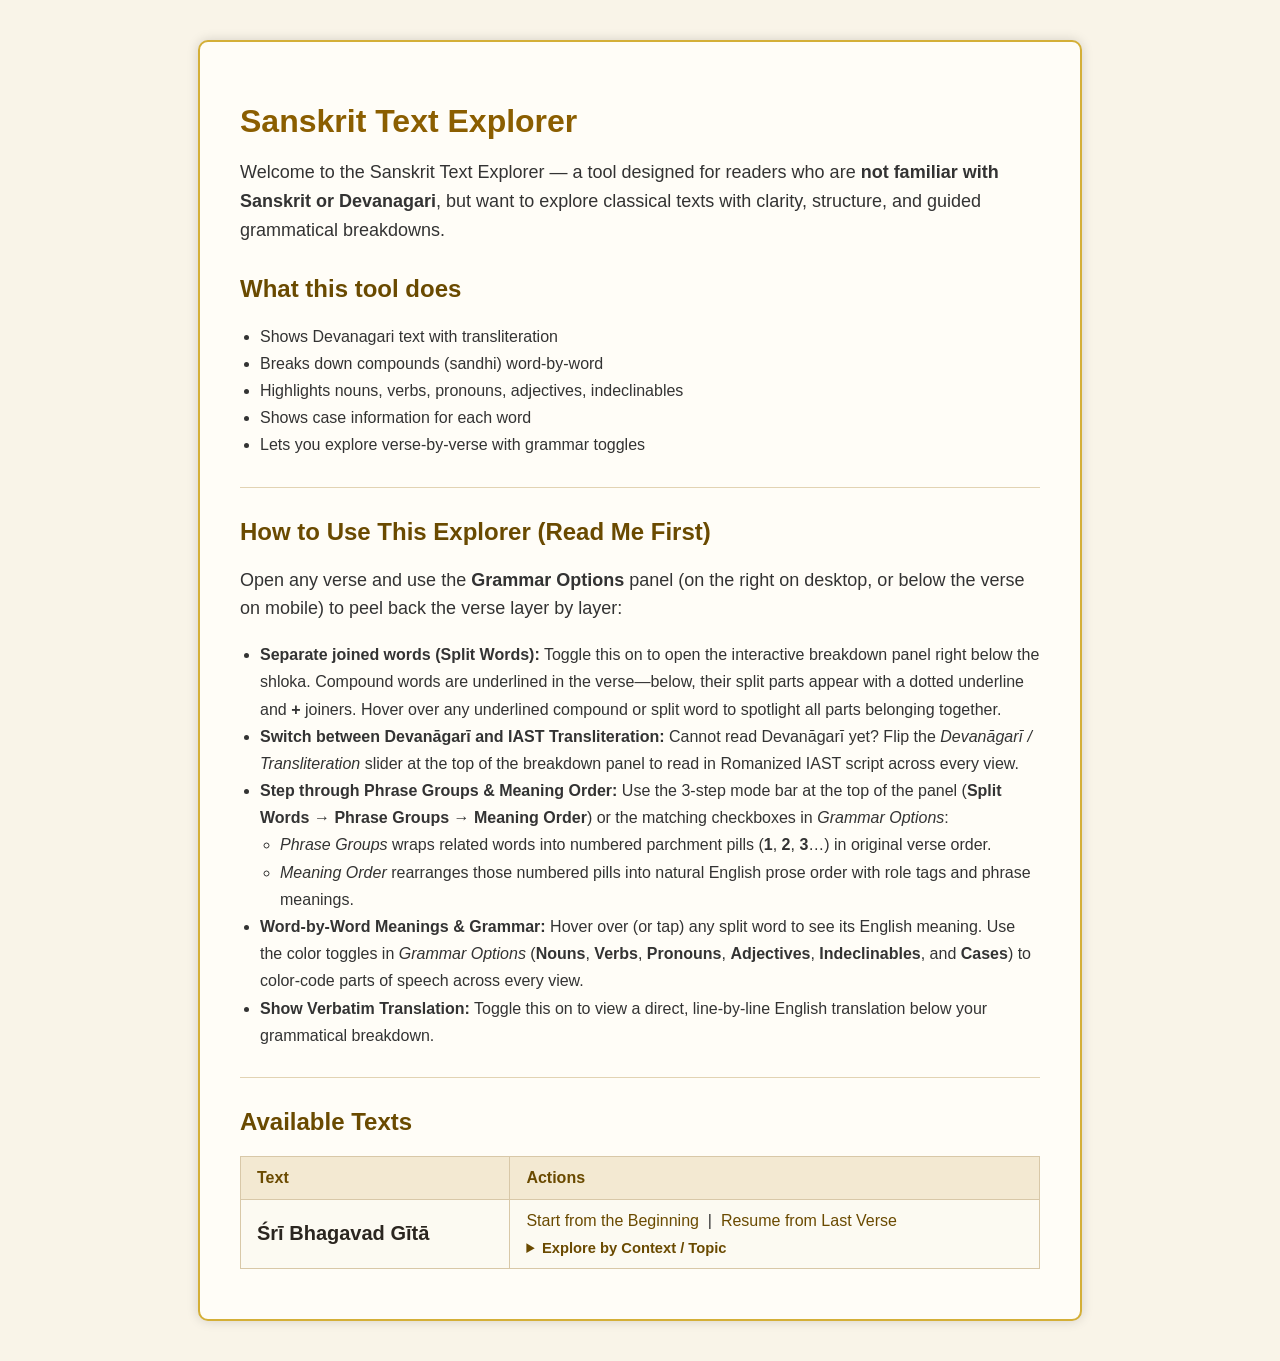
<file: index.html>
<!DOCTYPE html>
<html lang="en">
<head>
  <meta charset="UTF-8">
  <meta name="viewport" content="width=device-width, initial-scale=1.0">
  <title>Sanskrit Text Explorer</title>

  <!-- Landing page stylesheet -->
  <link rel="stylesheet" href="css/landing.css">

  <style>
    .texts-table {
      width: 100%;
      border-collapse: collapse;
      margin-top: 12px;
      margin-bottom: 10px;
      background-color: #fcfaf2;
    }

    .texts-table th,
    .texts-table td {
      border: 1px solid #d8c8a8;
      padding: 12px 16px;
      text-align: left;
    }

    .texts-table th {
      background-color: #f3e9d2;
      color: #6a4a00;
      font-weight: 600;
    }

    .texts-table .text-title {
      font-weight: 600;
      color: #2b2620;
    }

    .texts-table a {
      color: #6a4a00;
      text-decoration: none;
      font-weight: 500;
    }

    .texts-table a:hover {
      text-decoration: underline;
    }
	
	    @media (max-width: 768px) {
      #landing-container {
        padding: 16px !important;
        margin: 10px !important;
        width: auto !important;
      }

      .texts-table th,
      .texts-table td {
        padding: 10px 12px;
        font-size: 0.95rem;
      }
    }
  </style>
</head>

<body>

  <div id="landing-container">

    <h1>Sanskrit Text Explorer</h1>

    <p>
      Welcome to the Sanskrit Text Explorer — a tool designed for readers who are 
      <strong>not familiar with Sanskrit or Devanagari</strong>, but want to explore classical texts 
      with clarity, structure, and guided grammatical breakdowns.
    </p>

    <h2>What this tool does</h2>
    <ul>
      <li>Shows Devanagari text with transliteration</li>
      <li>Breaks down compounds (sandhi) word-by-word</li>
      <li>Highlights nouns, verbs, pronouns, adjectives, indeclinables</li>
      <li>Shows case information for each word</li>
      <li>Lets you explore verse-by-verse with grammar toggles</li>
    </ul>

    <hr style="border: 0; border-top: 1px solid #e2d3b3; margin: 28px 0 22px;">

    <h2>How to Use This Explorer (Read Me First)</h2>
    <p>
      Open any verse and use the <strong>Grammar Options</strong> panel (on the right on desktop, or below the verse on mobile) to peel back the verse layer by layer:
    </p>
    <ul class="how-to-list">
      <li>
        <strong>Separate joined words (Split Words):</strong> Toggle this on to open the interactive breakdown panel right below the shloka. Compound words are underlined in the verse—below, their split parts appear with a dotted underline and <strong>+</strong> joiners. Hover over any underlined compound or split word to spotlight all parts belonging together.
      </li>
      <li>
        <strong>Switch between Devanāgarī and IAST Transliteration:</strong> Cannot read Devanāgarī yet? Flip the <em>Devanāgarī / Transliteration</em> slider at the top of the breakdown panel to read in Romanized IAST script across every view.
      </li>
      <li>
        <strong>Step through Phrase Groups &amp; Meaning Order:</strong> Use the 3-step mode bar at the top of the panel (<strong>Split Words</strong> &rarr; <strong>Phrase Groups</strong> &rarr; <strong>Meaning Order</strong>) or the matching checkboxes in <em>Grammar Options</em>:
        <ul>
          <li><em>Phrase Groups</em> wraps related words into numbered parchment pills (<strong>1</strong>, <strong>2</strong>, <strong>3</strong>&hellip;) in original verse order.</li>
          <li><em>Meaning Order</em> rearranges those numbered pills into natural English prose order with role tags and phrase meanings.</li>
        </ul>
      </li>
      <li>
        <strong>Word-by-Word Meanings &amp; Grammar:</strong> Hover over (or tap) any split word to see its English meaning. Use the color toggles in <em>Grammar Options</em> (<strong>Nouns</strong>, <strong>Verbs</strong>, <strong>Pronouns</strong>, <strong>Adjectives</strong>, <strong>Indeclinables</strong>, and <strong>Cases</strong>) to color-code parts of speech across every view.
      </li>
      <li>
        <strong>Show Verbatim Translation:</strong> Toggle this on to view a direct, line-by-line English translation below your grammatical breakdown.
      </li>
    </ul>

    <hr style="border: 0; border-top: 1px solid #e2d3b3; margin: 28px 0 22px;">

    <h2>Available Texts</h2>

    <table class="texts-table">
      <thead>
        <tr>
          <th>Text</th>
          <th>Actions</th>
        </tr>
      </thead>
      <tbody>
        <tr>
          <td class="text-title">Śrī Bhagavad Gītā</td>
          <td>
            <a href="gita/index_gita.html"
               onclick="localStorage.removeItem('currentVerseIndex'); localStorage.removeItem('currentChapter');">
              Start from the Beginning
            </a>
            &nbsp;|&nbsp;
            <a href="gita/index_gita.html">
              Resume from Last Verse
            </a>

            <details style="margin-top: 10px;">
              <summary style="cursor: pointer; color: #6a4a00; font-weight: 600; font-size: 0.92rem;">
                Explore by Context / Topic
              </summary>
              <div style="margin-top: 8px; font-size: 0.9rem; line-height: 1.65;">
                <strong>Chapter 1:</strong>
                <a href="gita/index_gita.html?ch=1&v=1">1.1–1.3 Opening &amp; Setting</a> &bull;
                <a href="gita/index_gita.html?ch=1&v=4">1.4–1.20 Warriors &amp; Conches</a> &bull;
                <a href="gita/index_gita.html?ch=1&v=21">1.21–1.25 Chariot Inspection</a> &bull;
                <a href="gita/index_gita.html?ch=1&v=26">1.26–1.47 Arjuna's Dilemma</a>
                <br>
                <strong>Chapter 2:</strong>
                <a href="gita/index_gita.html?ch=2&v=1">2.1–2.10 Arjuna's Surrender</a> &bull;
                <a href="gita/index_gita.html?ch=2&v=11">2.11–2.30 Immortality of the Self</a> &bull;
                <a href="gita/index_gita.html?ch=2&v=31">2.31–2.38 Warrior's Duty</a> &bull;
                <a href="gita/index_gita.html?ch=2&v=39">2.39–2.53 Karma Yoga</a> &bull;
                <a href="gita/index_gita.html?ch=2&v=54">2.54–2.72 Steady Wisdom</a>
              </div>
            </details>
          </td>
        </tr>

        <!-- Future texts -->
        <!--
        <tr>
          <td class="text-title">Upanishads</td>
          <td><a href="upanishads/index_upanishads.html">Explore Text</a></td>
        </tr>
        <tr>
          <td class="text-title">Yoga Sutras</td>
          <td><a href="yogasutra/index_yogasūtra.html">Explore Text</a></td>
        </tr>
        -->
      </tbody>
    </table>

  </div>

</body>
</html>
</file>
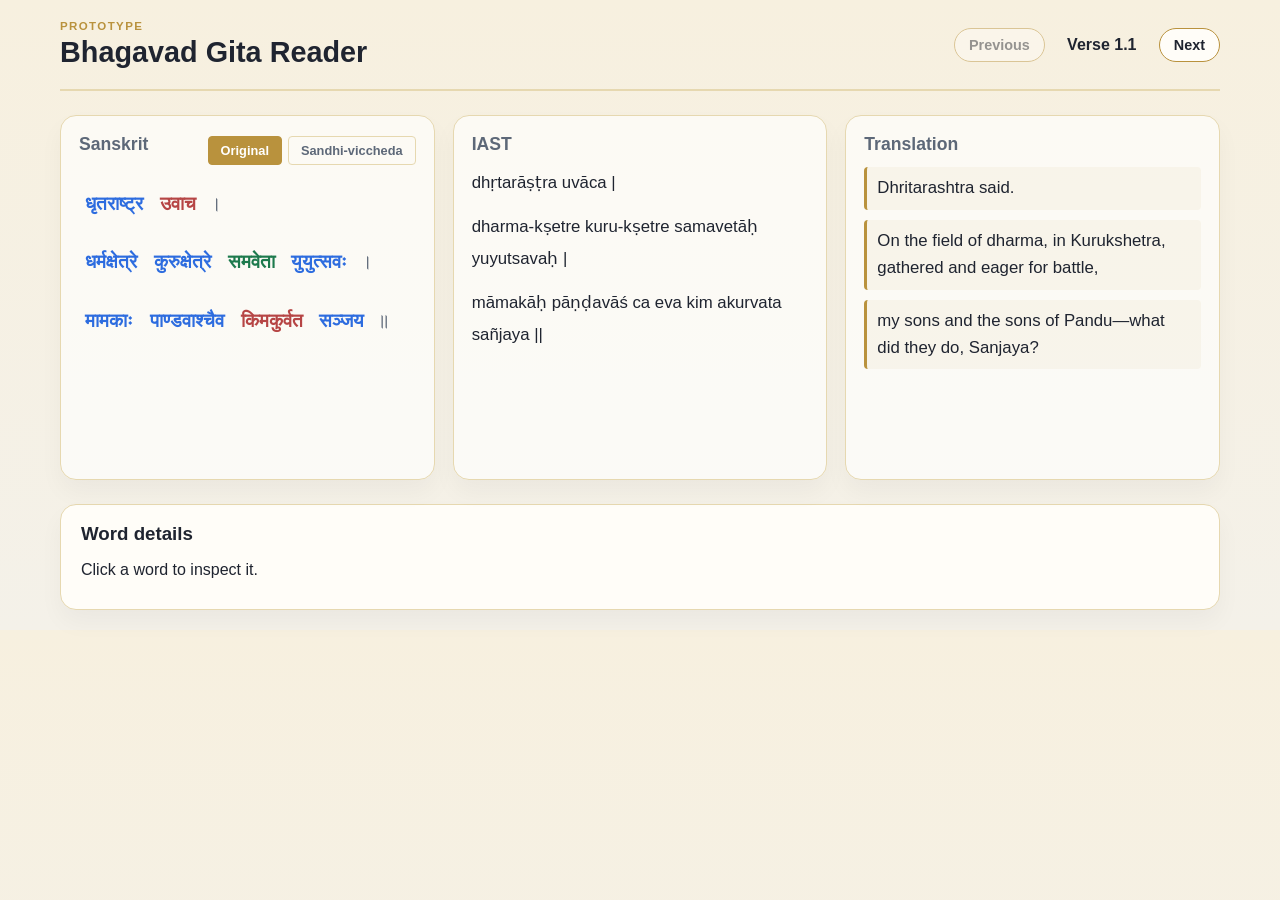
<file: prototype-five-verse.html>
<!DOCTYPE html>
<html lang="en">
  <head>
    <meta charset="UTF-8" />
    <meta name="viewport" content="width=device-width, initial-scale=1.0" />
    <title>BG Sanskrit Prototype</title>
    <link rel="stylesheet" href="prototype-five-verse.css" />
  </head>
  <body>
    <div class="prototype-shell">
      <header class="topbar">
        <div>
          <p class="eyebrow">Prototype</p>
          <h1>Bhagavad Gita Reader</h1>
        </div>
        <div class="nav-controls">
          <button id="prevBtn" type="button">Previous</button>
          <span id="verseLabel">Verse 1.1</span>
          <button id="nextBtn" type="button">Next</button>
        </div>
      </header>

      <main class="verse-grid">
        <section class="verse-block">
          <div class="block-header">
            <h2>Sanskrit</h2>
            <div class="toggle-group">
              <button class="toggle-btn active" data-mode="original">Original</button>
              <button class="toggle-btn" data-mode="sandhi">Sandhi-viccheda</button>
            </div>
          </div>
          <div id="sanskritBlock" class="block-content sanskrit-block"></div>
        </section>

        <section class="verse-block">
          <h2>IAST</h2>
          <div id="iastBlock" class="block-content"></div>
        </section>

        <section class="verse-block">
          <h2>Translation</h2>
          <div id="translationBlock" class="block-content"></div>
        </section>
      </main>

      <aside id="detailPanel" class="detail-panel">
        <h3>Word details</h3>
        <p>Click a word to inspect it.</p>
      </aside>
    </div>

    <script src="prototype-five-verse.js"></script>
  </body>
</html>
</file>
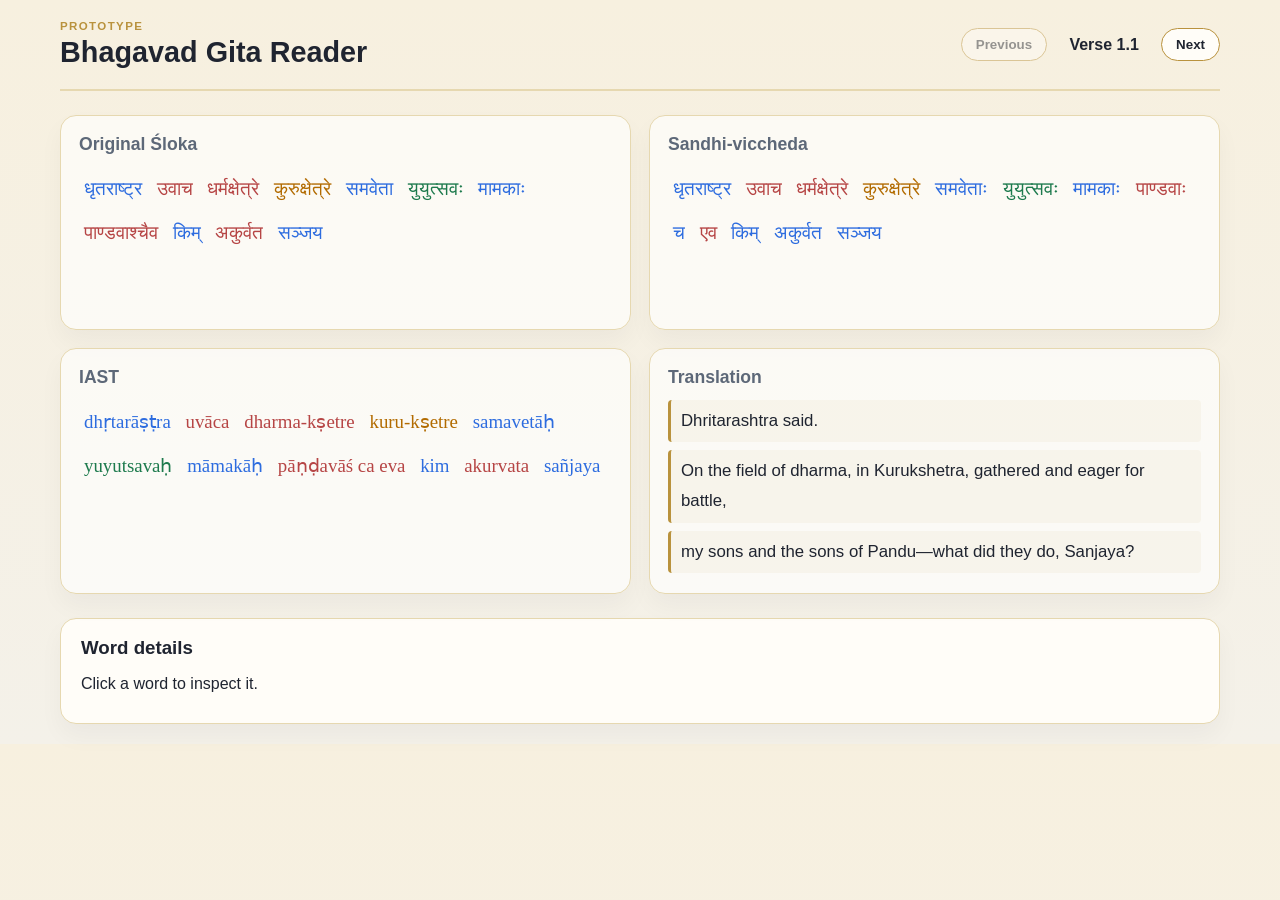
<file: prototype-two-verse.html>
<!DOCTYPE html>
<html lang="en">
  <head>
    <meta charset="UTF-8" />
    <meta name="viewport" content="width=device-width, initial-scale=1.0" />
    <title>BG Sanskrit Prototype</title>
    <link rel="stylesheet" href="prototype-two-verse.css" />
  </head>
  <body>
    <div class="prototype-shell">
      <header class="topbar">
        <div>
          <p class="eyebrow">Prototype</p>
          <h1>Bhagavad Gita Reader</h1>
        </div>
        <div class="nav-controls">
          <button id="prevBtn" type="button">Previous</button>
          <span id="verseLabel">Verse 1.1</span>
          <button id="nextBtn" type="button">Next</button>
        </div>
      </header>

      <main class="verse-grid">
        <section class="verse-block">
          <h2>Original Śloka</h2>
          <div id="originalBlock" class="block-content"></div>
        </section>

        <section class="verse-block">
          <h2>Sandhi-viccheda</h2>
          <div id="sandhiBlock" class="block-content"></div>
        </section>

        <section class="verse-block">
          <h2>IAST</h2>
          <div id="iastBlock" class="block-content"></div>
        </section>

        <section class="verse-block">
          <h2>Translation</h2>
          <div id="translationBlock" class="block-content"></div>
        </section>
      </main>

      <aside id="detailPanel" class="detail-panel">
        <h3>Word details</h3>
        <p>Click a word to inspect it.</p>
      </aside>
    </div>

    <script src="prototype-two-verse.js"></script>
  </body>
</html>
</file>
<file: css/landing.css>
/* --------------------------------------------- */
/* LANDING PAGE — Sanskrit Explorer               */
/* --------------------------------------------- */

body {
  font-family: "Segoe UI", sans-serif;
  background: #f9f4e8; /* parchment tone */
  margin: 0;
  padding: 0;
  color: #333;
}

/* Centered container */
#landing-container {
  max-width: 800px;
  margin: 40px auto;
  padding: 40px;
  background: #fffdf7;
  border: 2px solid #d4af37; /* gold border */
  border-radius: 10px;
  box-shadow: 0 0 12px rgba(0,0,0,0.15);
}

/* Headings */
h1 {
  font-size: 32px;
  margin-bottom: 10px;
  color: #8b5e00; /* deep gold-brown */
}

h2 {
  margin-top: 30px;
  color: #6a4a00;
}

/* Paragraphs */
p {
  line-height: 1.6;
  font-size: 18px;
}

/* List styling */
ul {
  padding-left: 20px;
  line-height: 1.7;
}

/* --------------------------------------------- */
/* TEXT ENTRY (Śrī Bhagavad Gītā line)           */
/* --------------------------------------------- */

.text-entry {
  margin-top: 20px;
  font-size: 18px;
  line-height: 1.8;
}

.text-title {
  font-weight: 600;
  color: #6a4a00; /* deep gold-brown */
  font-size: 20px;
}

.text-actions {
  margin-left: 8px;
  font-size: 18px;
}

.text-actions a {
  color: #333;
  text-decoration: none;
  font-weight: 500;
  margin: 0 6px;
}

.text-actions a:hover {
  text-decoration: underline;
}

/* Resume info text */
.resume-info {
  margin-top: 6px;
  color: #555;
  font-style: italic;
  font-size: 16px;
}
</file>
<file: prototype-five-verse.css>
:root {
  --bg: #f8f4ea;
  --panel: #fffdf8;
  --ink: #1f2430;
  --muted: #5d6878;
  --gold: #b9923d;
  --blue: #2d6cdf;
  --red: #b64545;
  --green: #1d7a4d;
  --purple: #7a5ab5;
  --border: #e6d8b0;
}

* {
  box-sizing: border-box;
}

body {
  margin: 0;
  font-family: "Segoe UI", sans-serif;
  background: linear-gradient(180deg, #f7f0df 0%, #f4f1e9 100%);
  color: var(--ink);
}

.prototype-shell {
  max-width: 1200px;
  margin: 0 auto;
  padding: 20px;
}

.topbar {
  display: flex;
  justify-content: space-between;
  align-items: center;
  gap: 20px;
  padding-bottom: 20px;
  border-bottom: 2px solid var(--border);
  margin-bottom: 24px;
}

.eyebrow {
  margin: 0;
  font-size: 0.72rem;
  letter-spacing: 0.12em;
  text-transform: uppercase;
  color: var(--gold);
  font-weight: 700;
}

h1 {
  margin: 4px 0 0;
  font-size: clamp(1.8rem, 2vw, 2.6rem);
}

.nav-controls {
  display: flex;
  align-items: center;
  gap: 12px;
  flex-wrap: wrap;
}

button {
  border: 1px solid var(--gold);
  background: var(--panel);
  color: var(--ink);
  padding: 8px 14px;
  border-radius: 999px;
  cursor: pointer;
  font-weight: 600;
  font-size: 0.9rem;
}

button:hover {
  background: #f2e6bf;
}

button:disabled {
  opacity: 0.45;
  cursor: not-allowed;
}

#verseLabel {
  min-width: 90px;
  text-align: center;
  font-weight: 700;
}

.verse-grid {
  display: grid;
  grid-template-columns: repeat(auto-fit, minmax(300px, 1fr));
  gap: 18px;
}

.verse-block {
  background: rgba(255, 255, 255, 0.66);
  border: 1px solid var(--border);
  border-radius: 16px;
  padding: 18px;
  box-shadow: 0 12px 24px rgba(31, 36, 48, 0.04);
  display: flex;
  flex-direction: column;
  min-height: 330px;
}

.block-header {
  display: flex;
  justify-content: space-between;
  align-items: center;
  margin-bottom: 14px;
  flex-shrink: 0;
}

.block-header h2 {
  margin: 0;
  font-size: 1.1rem;
  color: var(--muted);
}

.toggle-group {
  display: flex;
  gap: 6px;
}

.toggle-btn {
  padding: 6px 12px;
  font-size: 0.8rem;
  border: 1px solid var(--border);
  background: transparent;
  color: var(--muted);
  border-radius: 4px;
  cursor: pointer;
  transition: all 0.2s ease;
}

.toggle-btn.active {
  background: var(--gold);
  color: white;
  border-color: var(--gold);
}

.toggle-btn:hover {
  background: rgba(185, 146, 61, 0.2);
}

.verse-block h2 {
  margin: 0 0 12px;
  font-size: 1.1rem;
  color: var(--muted);
  flex-shrink: 0;
}

.block-content {
  line-height: 1.9;
  font-size: 1.05rem;
  min-height: 200px;
  white-space: normal;
  flex: 1;
  overflow-y: auto;
}

.sanskrit-block {
  font-family: "Noto Serif Devanagari", "Nirmala UI", serif;
  font-size: 1.2rem;
  min-height: 280px;
  height: 280px;
  overflow-y: auto;
}

#iastBlock {
  font-family: "Segoe UI", sans-serif;
  font-size: 1.05rem;
}

.verse-line {
  margin-bottom: 12px;
  display: block;
}

.word {
  display: inline-block;
  border: 1px solid transparent;
  background: transparent;
  border-radius: 6px;
  padding: 2px 4px;
  margin: 2px 1px;
  font: inherit;
  color: inherit;
  cursor: pointer;
  transition: all 0.15s ease;
}

.word:hover {
  border-color: rgba(185, 146, 61, 0.5);
  background: rgba(185, 146, 61, 0.08);
}

.word.is-selected {
  background: rgba(45, 108, 223, 0.12);
  border-color: rgba(45, 108, 223, 0.5);
  box-shadow: inset 0 0 0 1px rgba(45, 108, 223, 0.2);
}

.word[data-type="noun"] { color: var(--blue); font-weight: 600; }
.word[data-type="verb"] { color: var(--red); font-weight: 600; }
.word[data-type="adjective"] { color: var(--green); font-weight: 600; }
.word[data-type="pronoun"] { color: var(--purple); font-weight: 600; }
.word[data-type="indeclinable"] { color: #b26b00; font-weight: 600; }

.danda {
  display: inline-block;
  margin: 0 2px;
  color: var(--muted);
}

.translation-line {
  margin: 0 0 10px;
  display: block;
  padding: 8px 10px;
  border-left: 3px solid var(--gold);
  background: rgba(185, 146, 61, 0.06);
  border-radius: 4px;
  cursor: pointer;
  line-height: 1.6;
}

.translation-line.is-selected {
  border-left-color: var(--blue);
  background: rgba(45, 108, 223, 0.12);
}

.translation-line:hover {
  background: rgba(185, 146, 61, 0.12);
}

.detail-panel {
  margin-top: 24px;
  background: var(--panel);
  border: 1px solid var(--border);
  border-radius: 16px;
  padding: 18px 20px;
  box-shadow: 0 12px 24px rgba(31, 36, 48, 0.04);
}

.detail-panel h3 {
  margin: 0 0 12px;
  color: var(--ink);
}

.detail-panel .label {
  font-weight: 700;
  color: var(--muted);
  margin-right: 6px;
}

.detail-panel p {
  margin: 8px 0;
  line-height: 1.6;
  color: var(--ink);
}

@media (max-width: 900px) {
  .topbar {
    flex-direction: column;
    align-items: flex-start;
  }

  .verse-grid {
    grid-template-columns: 1fr;
  }
}
</file>
<file: prototype-two-verse.css>
:root {
  --bg: #f8f4ea;
  --panel: #fffdf8;
  --ink: #1f2430;
  --muted: #5d6878;
  --gold: #b9923d;
  --blue: #2d6cdf;
  --red: #b64545;
  --green: #1d7a4d;
  --purple: #7a5ab5;
  --border: #e6d8b0;
}

* {
  box-sizing: border-box;
}

body {
  margin: 0;
  font-family: "Segoe UI", sans-serif;
  background: linear-gradient(180deg, #f7f0df 0%, #f4f1e9 100%);
  color: var(--ink);
}

.prototype-shell {
  max-width: 1200px;
  margin: 0 auto;
  padding: 20px;
}

.topbar {
  display: flex;
  justify-content: space-between;
  align-items: center;
  gap: 20px;
  padding-bottom: 20px;
  border-bottom: 2px solid var(--border);
  margin-bottom: 24px;
}

.eyebrow {
  margin: 0;
  font-size: 0.72rem;
  letter-spacing: 0.12em;
  text-transform: uppercase;
  color: var(--gold);
  font-weight: 700;
}

h1 {
  margin: 4px 0 0;
  font-size: clamp(1.8rem, 2vw, 2.6rem);
}

.nav-controls {
  display: flex;
  align-items: center;
  gap: 12px;
  flex-wrap: wrap;
}

button {
  border: 1px solid var(--gold);
  background: var(--panel);
  color: var(--ink);
  padding: 8px 14px;
  border-radius: 999px;
  cursor: pointer;
  font-weight: 600;
}

button:hover {
  background: #f2e6bf;
}

button:disabled {
  opacity: 0.45;
  cursor: not-allowed;
}

#verseLabel {
  min-width: 90px;
  text-align: center;
  font-weight: 700;
}

.verse-grid {
  display: grid;
  grid-template-columns: repeat(2, minmax(260px, 1fr));
  gap: 18px;
}

.verse-block {
  background: rgba(255, 255, 255, 0.66);
  border: 1px solid var(--border);
  border-radius: 16px;
  padding: 18px 18px 12px;
  box-shadow: 0 12px 24px rgba(31, 36, 48, 0.04);
}

.verse-block h2 {
  margin: 0 0 12px;
  font-size: 1.1rem;
  color: var(--muted);
}

.block-content {
  line-height: 1.8;
  font-size: 1.05rem;
  min-height: 150px;
  white-space: normal;
}

#originalBlock,
#sandhiBlock,
#iastBlock {
  font-family: "Noto Serif Devanagari", "Nirmala UI", serif;
  font-size: 1.18rem;
}

.word {
  display: inline-block;
  border: 1px solid transparent;
  background: transparent;
  border-radius: 8px;
  padding: 2px 4px;
  margin: 2px 0;
  font: inherit;
  color: inherit;
  cursor: pointer;
  transition: all 0.15s ease;
}

.word:hover {
  border-color: rgba(185, 146, 61, 0.5);
  background: rgba(185, 146, 61, 0.08);
}

.word.is-selected {
  background: rgba(45, 108, 223, 0.12);
  border-color: rgba(45, 108, 223, 0.5);
  box-shadow: inset 0 0 0 1px rgba(45, 108, 223, 0.2);
}

.word[data-type="noun"] { color: var(--blue); }
.word[data-type="verb"] { color: var(--red); }
.word[data-type="adjective"] { color: var(--green); }
.word[data-type="pronoun"] { color: var(--purple); }
.word[data-type="indeclinable"] { color: #b26b00; }

.translation-line {
  margin: 0 0 8px;
  display: block;
  padding: 6px 10px;
  border-left: 3px solid var(--gold);
  background: rgba(185, 146, 61, 0.06);
  border-radius: 4px;
  cursor: pointer;
}

.translation-line.is-selected {
  border-left-color: var(--blue);
  background: rgba(45, 108, 223, 0.08);
}

.detail-panel {
  margin-top: 24px;
  background: var(--panel);
  border: 1px solid var(--border);
  border-radius: 16px;
  padding: 18px 20px;
  box-shadow: 0 12px 24px rgba(31, 36, 48, 0.04);
}

.detail-panel h3 {
  margin: 0 0 12px;
}

.detail-panel .label {
  font-weight: 700;
  color: var(--muted);
  margin-right: 6px;
}

.detail-panel p {
  margin: 8px 0;
  line-height: 1.6;
}

@media (max-width: 900px) {
  .topbar {
    flex-direction: column;
    align-items: flex-start;
  }

  .verse-grid {
    grid-template-columns: 1fr;
  }
}
</file>
